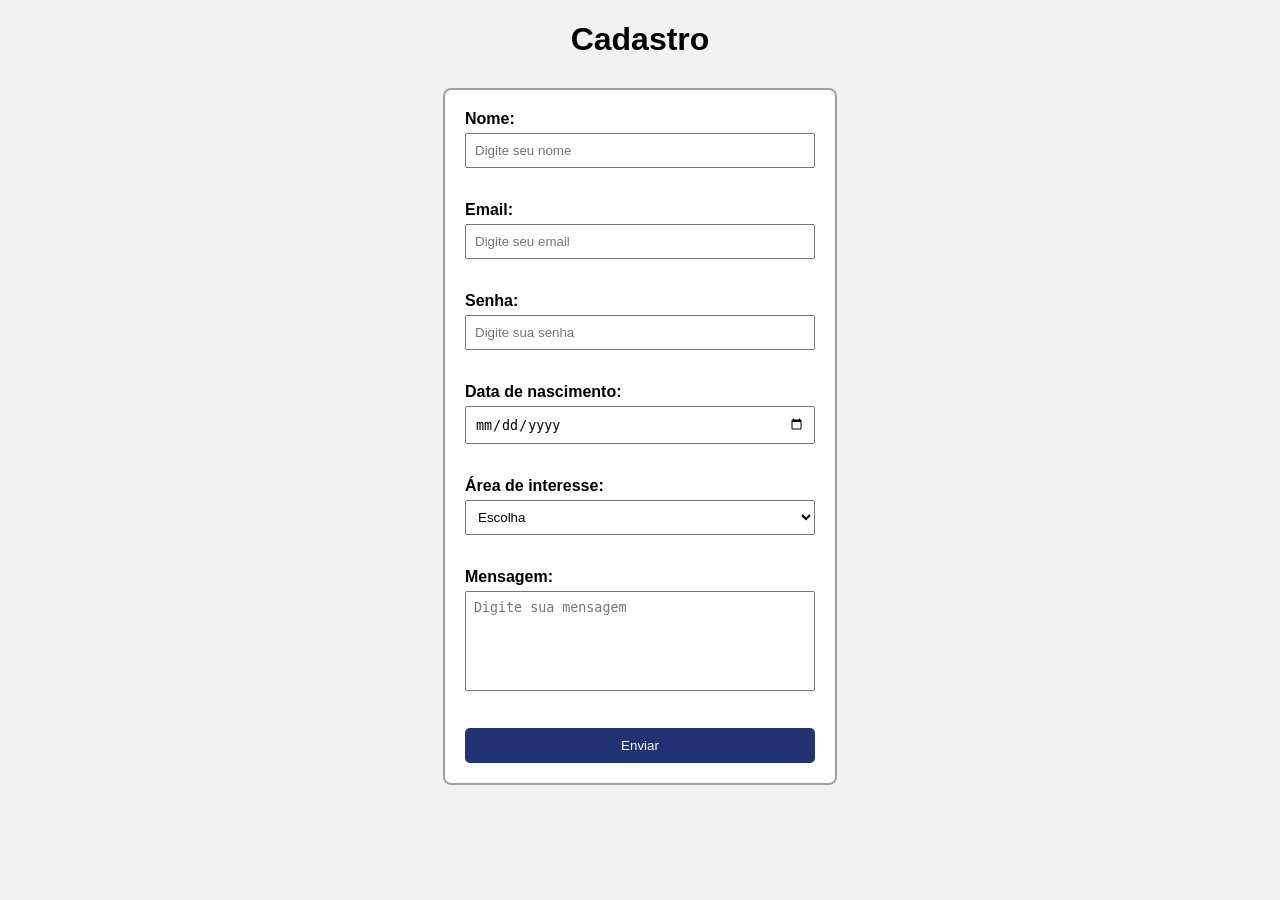
<file: Formulario/index.html>
<!DOCTYPE html>
<html lang="pt-BR">

<head>
    <meta charset="UTF-8">
    <title>Formulário</title>
    <link rel="stylesheet" href="style.css">
</head>

<body>

    <h1>Cadastro</h1>

    <form id="formulario">

        <label for="nome">Nome:</label><br>
        <input
            type="text"
            id="nome"
            placeholder="Digite seu nome"
            maxlength="50"
            autocomplete="name"
            required>

        <br><br>

        <label for="email">Email:</label><br>
        <input
            type="email"
            id="email"
            placeholder="Digite seu email"
            autocomplete="email"
            required>

        <br><br>

        <label for="senha">Senha:</label><br>
        <input
            type="password"
            id="senha"
            placeholder="Digite sua senha"
            maxlength="20"
            autocomplete="new-password"
            required>

        <br><br>

        <label for="data">Data de nascimento:</label><br>
        <input
            type="date"
            id="data"
            required>

        <br><br>

        <label for="area">Área de interesse:</label><br>

        <select id="area" required>
            <option value="">Escolha</option>
            <option>Front-End</option>
            <option>Back-End</option>
            <option>Banco de Dados</option>
        </select>

        <br><br>

        <label for="mensagem">Mensagem:</label><br>

        <textarea
            id="mensagem"
            placeholder="Digite sua mensagem"
            maxlength="200"
            required></textarea>

        <br><br>

        <button type="submit">Enviar</button>

    </form>

    <script src="script.js"></script>

</body>

</html>
</file>
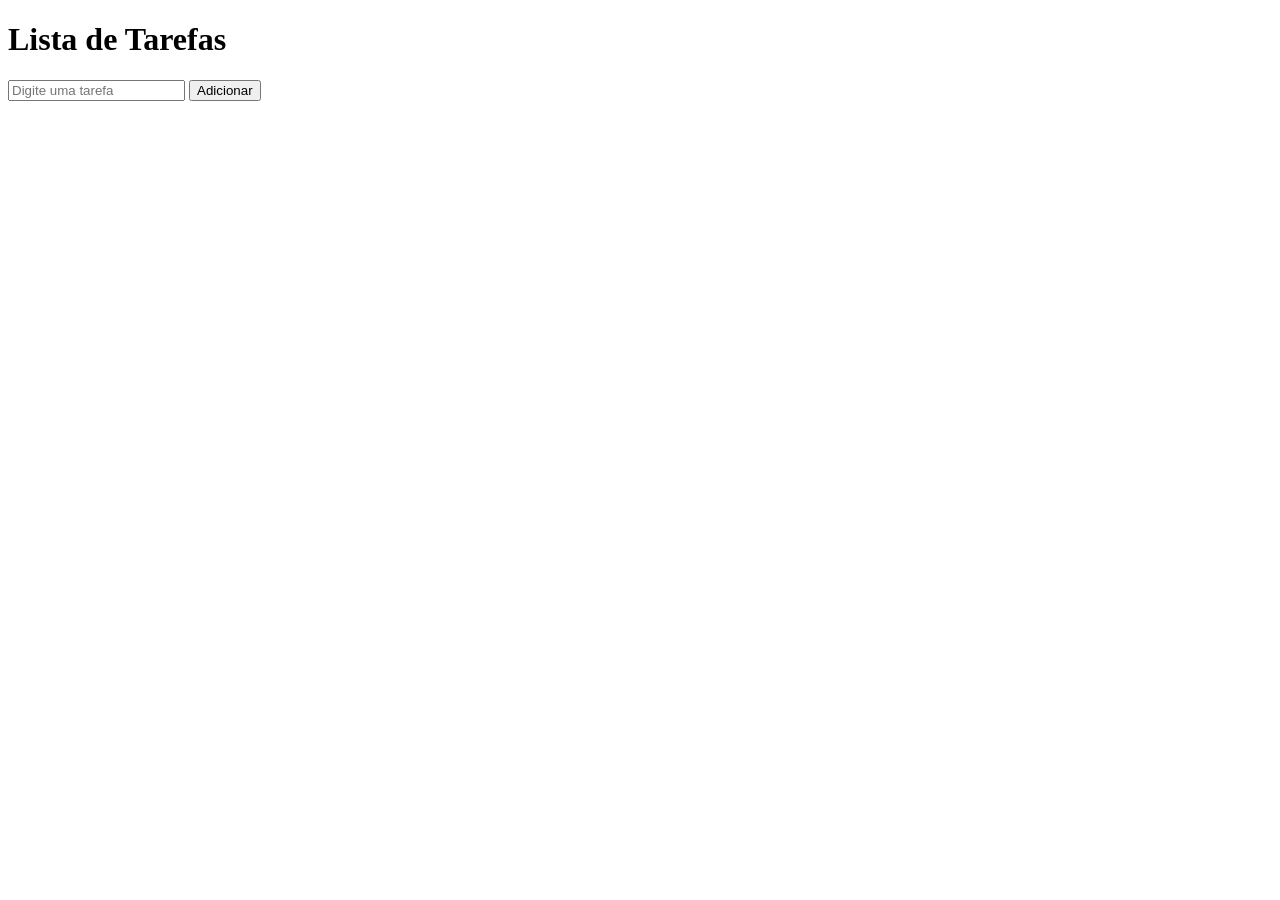
<file: Lista de Tarefas/index.html>
<!DOCTYPE html>
<html lang="pt-BR">
<head>
    <meta charset="UTF-8">
    <title>Lista de Tarefas</title>
</head>
<body>

    <h1>Lista de Tarefas</h1>

    <input type="text" id="tarefa" placeholder="Digite uma tarefa">
    <button onclick="adicionarTarefa()">Adicionar</button>

    <ul id="lista"></ul>

    <script src="lista.js"></script>

</body>
</html>
</file>
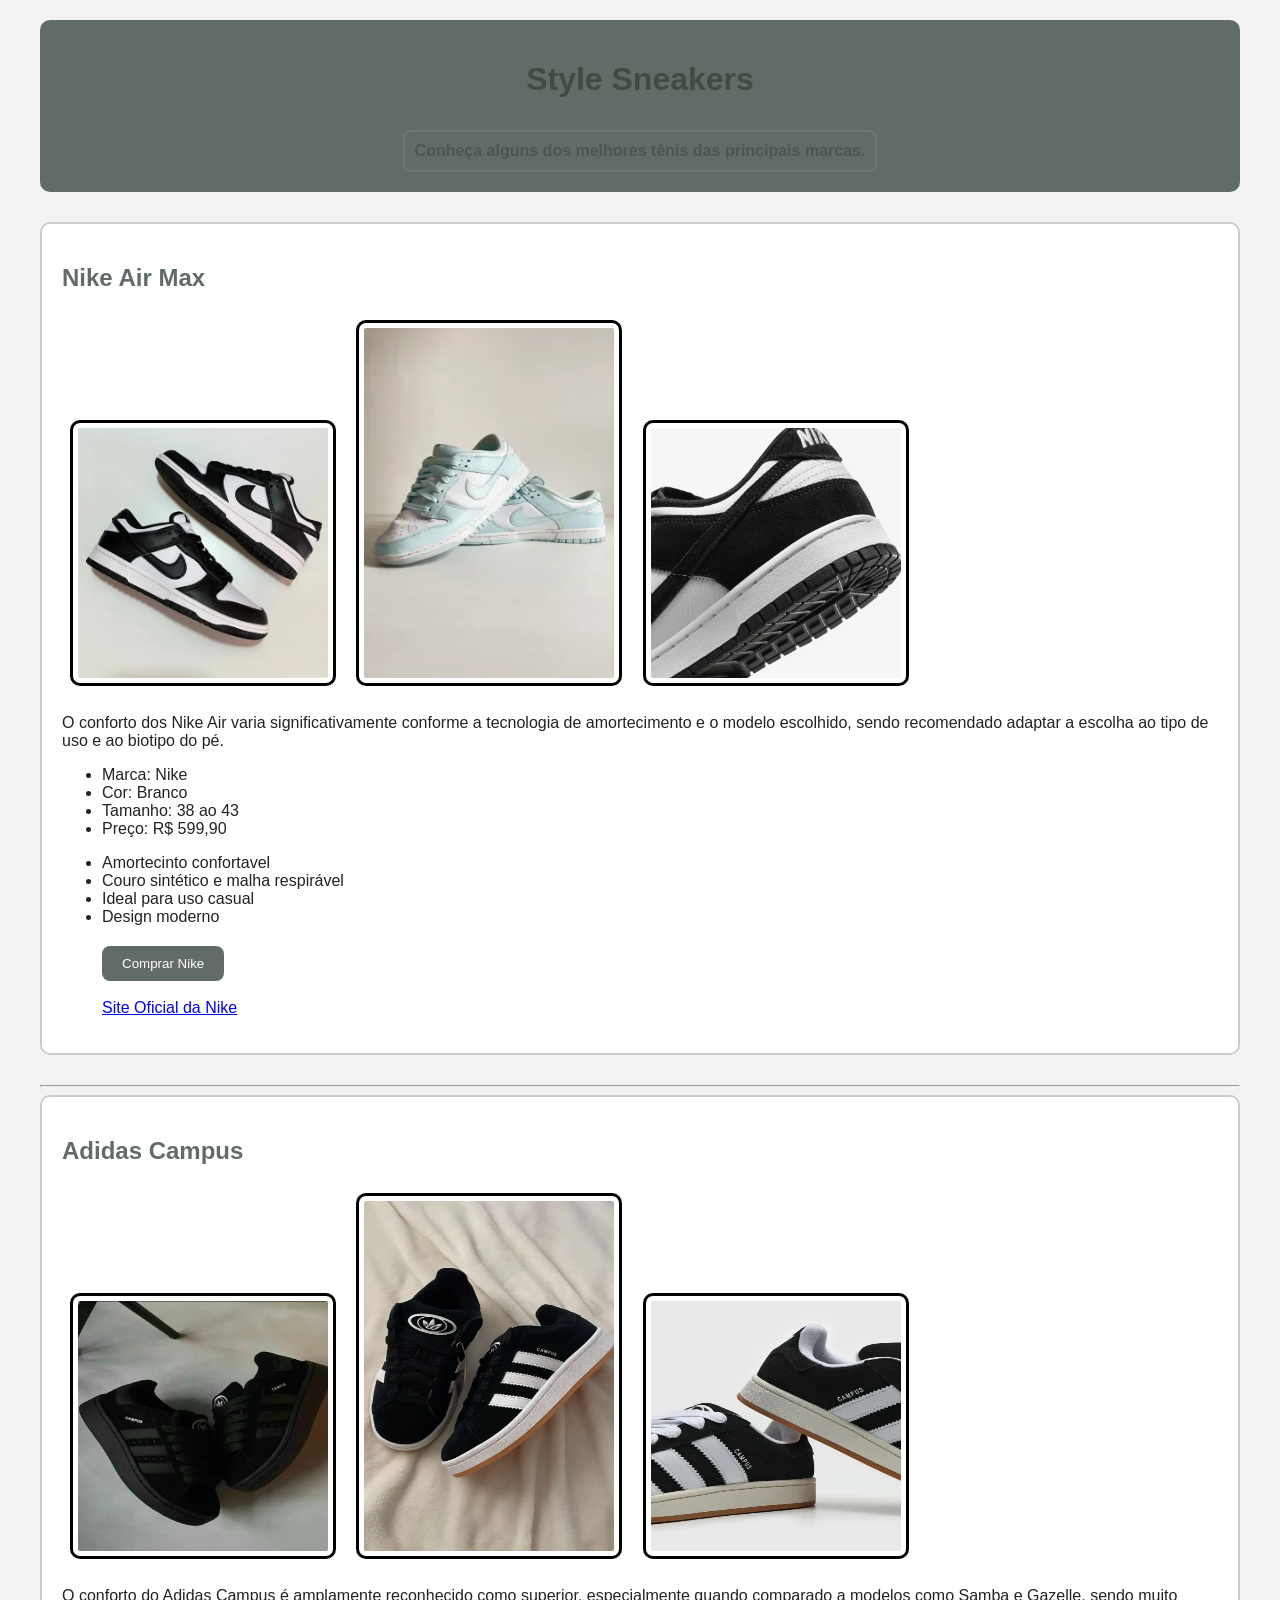
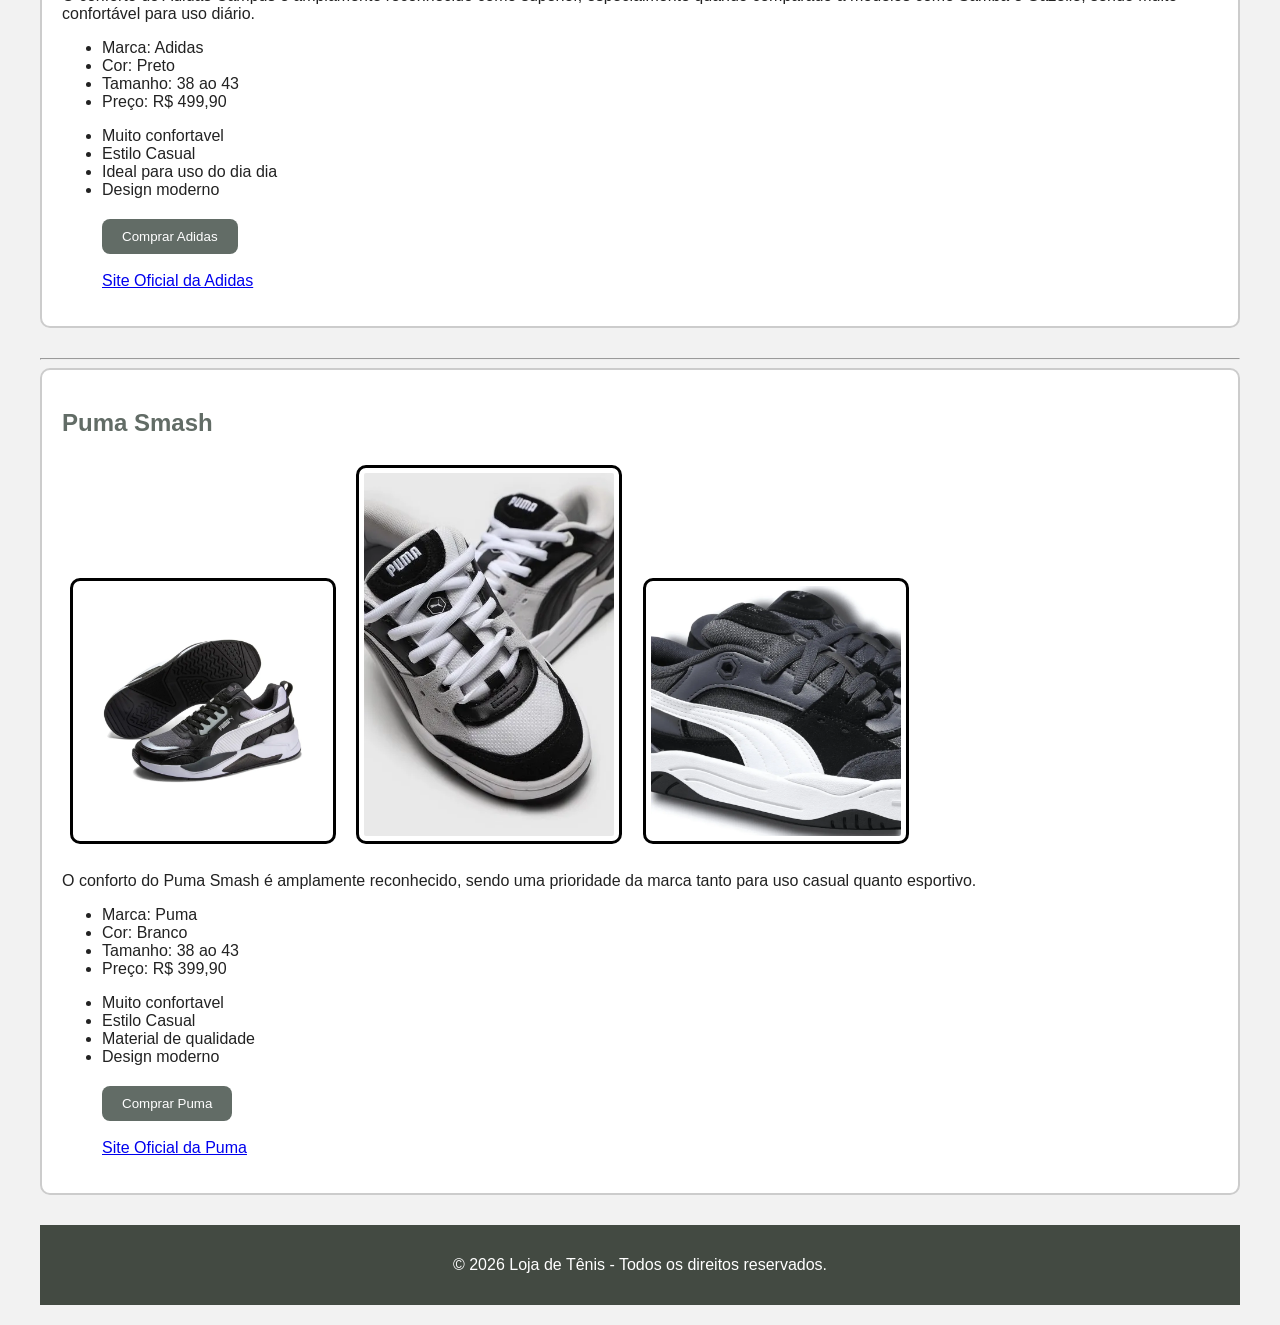
<file: Loja de Tenis/index.html>
<!DOCTYPE html>
<html lang="pt-BR">

<head>
    <meta charset="UTF-8">
    <title>Style Sneakers</title>
    <link rel="stylesheet" href="style.css">
</head>

<body>

    <header id="topo">
        <h1>Style Sneakers</h1>

        <strong class="destaque">
            Conheça alguns dos melhores tênis das principais marcas.
        </strong>
    </header>

    <main>

        <div  class="produto">

            <h2>Nike Air Max</h2>

            <img src="nike.jpg" alt="Tênis Nike" width="250">
            <img src="nike11.jpg" alt="Tênis Nike" width="250" height="350">
            <img src="nike2.jpg" alt="Tênis Nike" width="250" height="250">

            <p>
                O conforto dos Nike Air varia significativamente conforme a tecnologia de amortecimento e o modelo escolhido, sendo recomendado adaptar a escolha ao tipo de uso e ao biotipo do pé.
            </p>

            <ul>
                <li>Marca: Nike</li>
                <li>Cor: Branco</li>
                <li>Tamanho: 38 ao 43</li>
                <li>Preço: R$ 599,90</li>
            </ul>
            <ul>
                <li> Amortecinto confortavel</li>
                <li> Couro sintético e malha respirável</li>
                <li> Ideal para uso casual </li>
                <li> Design moderno </li>

            <a href="https://www.nike.com/br" target="_blank">
                <button>Comprar Nike</button>
            </a>

            <br><br>

            <a href="https://www.nike.com/br" target="_blank">
                Site Oficial da Nike
            </a>

        </div >

        <hr>

        <div  class="produto">

            <h2>Adidas Campus</h2>

            <img src="adidas.jpg" alt="Tênis Adidas" width="250" height="250">
            <img src="adida.jpg" alt="Tênis Adidas" width="250" height="350">
            <img src="adid.jpg" alt="Tênis Adidas" width="250" height="250">

            <p>
                O conforto do Adidas Campus é amplamente reconhecido como superior, especialmente quando comparado a modelos como Samba e Gazelle, sendo muito confortável para uso diário.
            </p>

            <ul>
                <li>Marca: Adidas</li>
                <li>Cor: Preto</li>
                <li>Tamanho: 38 ao 43</li>
                <li>Preço: R$ 499,90</li>
            </ul>
            <ul>
                <li> Muito confortavel</li>
                <li> Estilo Casual</li>
                <li> Ideal para uso do dia dia </li>
                <li> Design moderno </li>
            <a href="https://www.adidas.com.br" target="_blank">
                <button>Comprar Adidas</button>
            </a>

            <br><br>

            <a href="https://www.adidas.com.br" target="_blank">
                Site Oficial da Adidas
            </a>

        </div >

        <hr>

        <div  class="produto">

            <h2>Puma Smash</h2>

            <img src="puma.jpg" alt="Tênis Puma" width="250">
            <img src="puma2.jpg" alt="Tênis Puma" width="250">
            <img src="puma1.jpg" alt="Tênis Puma" width="250" height="250">

            <p>
                O conforto do Puma Smash é amplamente reconhecido, sendo uma prioridade da marca tanto para uso casual quanto esportivo.
            </p>

            <ul>
                <li>Marca: Puma</li>
                <li>Cor: Branco</li>
                <li>Tamanho: 38 ao 43</li>
                <li>Preço: R$ 399,90</li>
            </ul>
            <ul>
                <li> Muito confortavel</li>
                <li> Estilo Casual</li>
                <li> Material de qualidade </li>
                <li> Design moderno </li>  

            <a
             href="https://br.puma.com" target="_blank">
                <button>Comprar Puma</button>
            </a>

            <br><br>

            <a href="https://br.puma.com" target="_blank">
                Site Oficial da Puma
            </a>

        </div >

    </main>

    <footer>
        <p>&copy; 2026 Loja de Tênis - Todos os direitos reservados.</p>
    </footer>

</body>

</html>
</file>
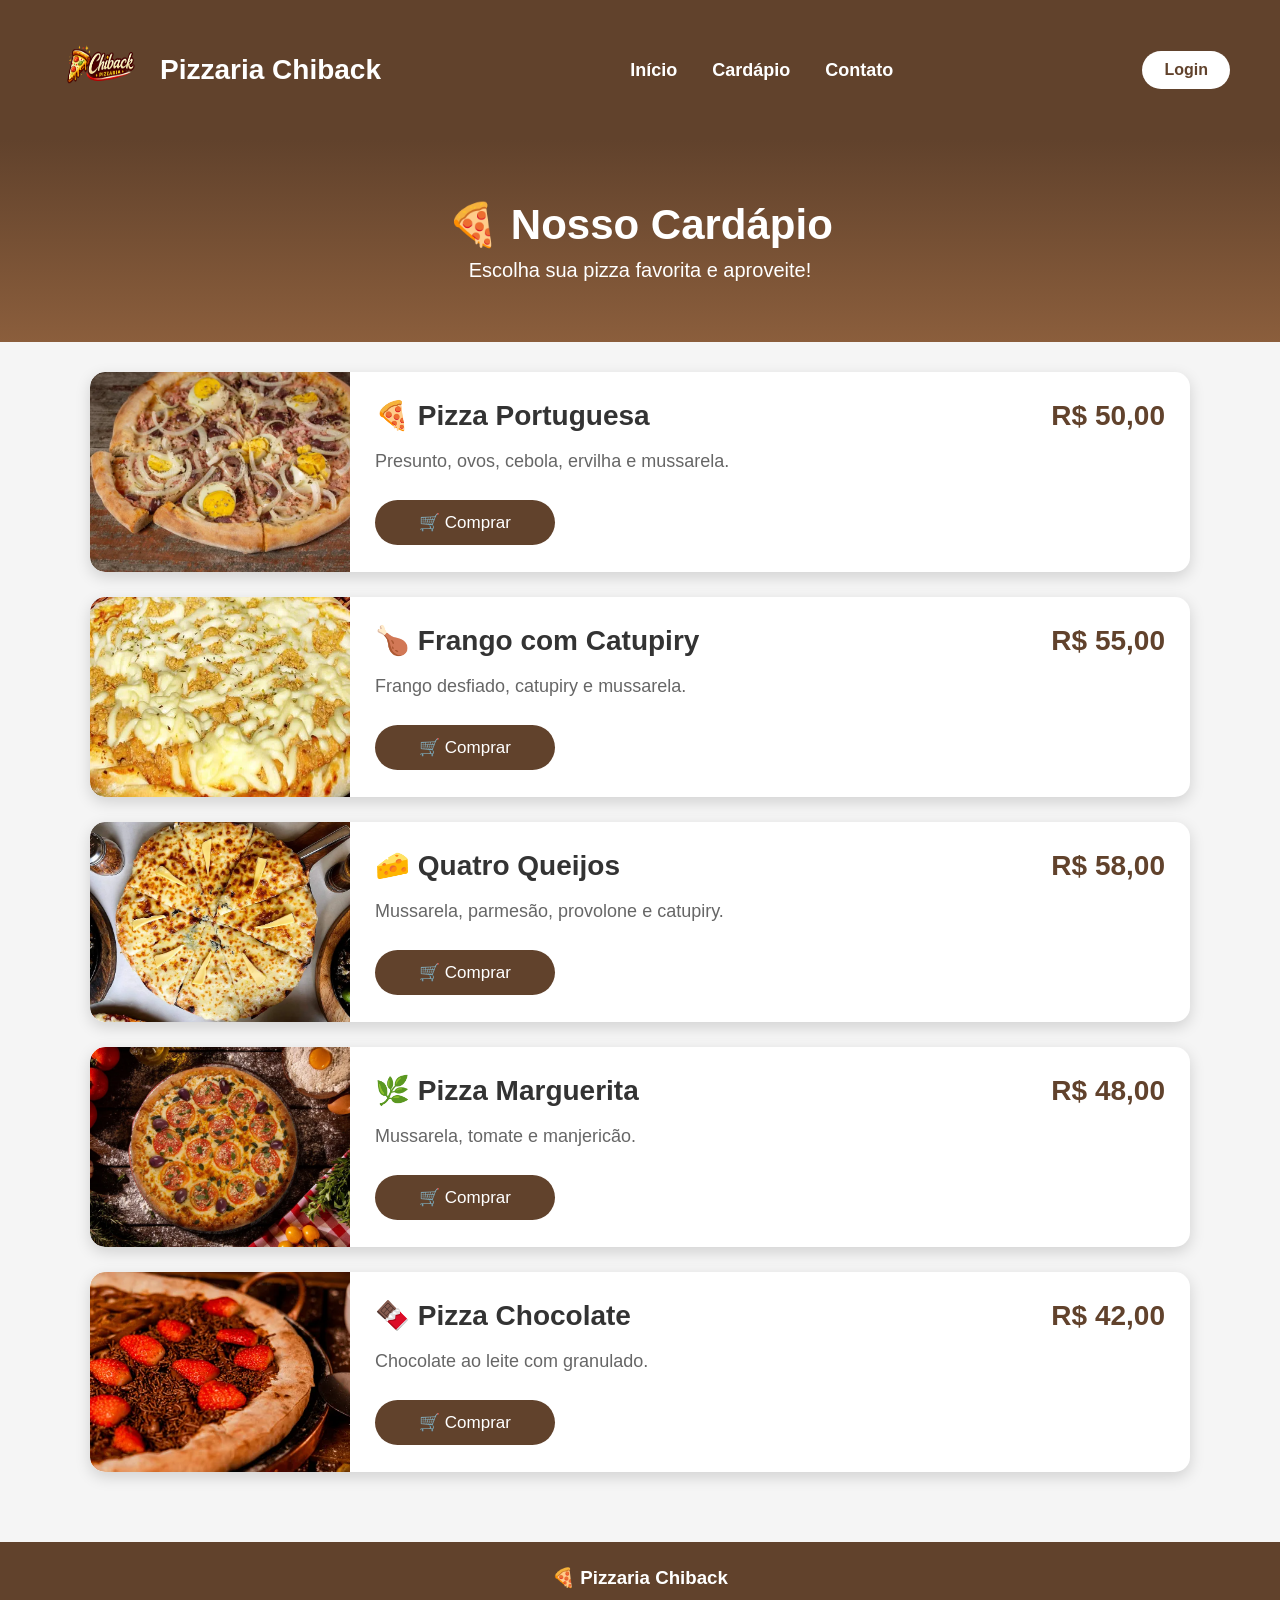
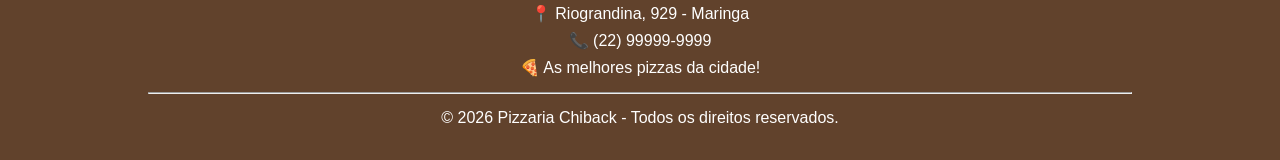
<file: Pizzaria Chiback/index.html>
<!DOCTYPE html>
<html lang="pt-BR">
<head>
    <meta charset="UTF-8">
    <meta name="viewport" content="width=device-width, initial-scale=1.0">
    <title>Pizzaria Chiback</title>

    <link rel="stylesheet" href="style.css">
</head>
<body>

    <header>

        <div class="logo">
            <img src="imagens/logo.png" alt="Logo da Pizzaria Chiback" width="100" height="100">
            <h1>Pizzaria Chiback</h1>
        </div>

        <nav>
            <a href="#">Início</a>
            <a href="#">Cardápio</a>
            <a href="#">Contato</a>
        </nav>

        <button class="login">Login</button>

    </header>

    <section class="banner">
        <h2>🍕 Nosso Cardápio</h2>
        <p>Escolha sua pizza favorita e aproveite!</p>
    </section>

    <section class="cardapio">

        <div class="produto">
            <img src="imagens/portuguesa.png" alt="Pizza Portuguesa">

            <div class="info">
                <div class="titulo">
                    <h2>🍕 Pizza Portuguesa</h2>
                    <span>R$ 50,00</span>
                </div>

                <p>Presunto, ovos, cebola, ervilha e mussarela.</p>

                <button>🛒 Comprar</button>
            </div>
        </div>

        <div class="produto">
            <img src="imagens/frango.png" alt="Frango com Catupiry">

            <div class="info">
                <div class="titulo">
                    <h2>🍗 Frango com Catupiry</h2>
                    <span>R$ 55,00</span>
                </div>

                <p>Frango desfiado, catupiry e mussarela.</p>

                <button>🛒 Comprar</button>
            </div>
        </div>

        <div class="produto">
            <img src="imagens/queijos.png" alt="Quatro Queijos">

            <div class="info">
                <div class="titulo">
                    <h2>🧀 Quatro Queijos</h2>
                    <span>R$ 58,00</span>
                </div>

                <p>Mussarela, parmesão, provolone e catupiry.</p>

                <button>🛒 Comprar</button>
            </div>
        </div>

        <div class="produto">
            <img src="imagens/marguerita.png" alt="Pizza Marguerita">

            <div class="info">
                <div class="titulo">
                    <h2>🌿 Pizza Marguerita</h2>
                    <span>R$ 48,00</span>
                </div>

                <p>Mussarela, tomate e manjericão.</p>

                <button>🛒 Comprar</button>
            </div>
        </div>

        <div class="produto">
            <img src="imagens/chocolate.png" alt="Pizza Chocolate">

            <div class="info">
                <div class="titulo">
                    <h2>🍫 Pizza Chocolate</h2>
                    <span>R$ 42,00</span>
                </div>

                <p>Chocolate ao leite com granulado.</p>

                <button>🛒 Comprar</button>
            </div>
        </div>

    </section>

    <footer>

        <h3>🍕 Pizzaria Chiback</h3>

        <p>📍 Riograndina, 929 - Maringa</p>

        <p>📞 (22) 99999-9999</p>

        <p>🍕 As melhores pizzas da cidade!</p>

        <hr>

        <p>&copy; 2026 Pizzaria Chiback - Todos os direitos reservados.</p>

    </footer>

</body>
</html>
</file>
<file: Formulario/style.css>
body {
    font-family: Arial, sans-serif;
    background-color: #f2f2f2;
}

h1 {
    text-align: center;
}

form {
    width: 350px;
    margin: 30px auto;
    padding: 20px;
    background-color: white;
    border: 2px solid #a0a0a0;
    border-radius: 8px;
   
}

label {
    font-weight: bold;
}

input,
select,
textarea {
    width: 100%;
    padding: 8px;
    margin-top: 5px;
    margin-bottom: 15px;
    box-sizing: border-box;
}

textarea {
    height: 100px;
    resize: none;
}

button {
    width: 100%;
    padding: 10px;
    background-color: #213370;
    color: white;
    border: none;
    border-radius: 5px;
    cursor: pointer;
}

button:hover {
    background-color: #105383;
}
</file>
<file: Loja de Tenis/style.css>
body {
    background-color: #f2f2f2;
    color: #222;
    font-family: Arial, sans-serif;
    margin: 20px auto;
    max-width: 1200px;
    min-height: 320px;
}

#topo {
    background-color: #626C66;
    padding: 20px;
    color: #4d5550; 
    border-radius: 10px;
    text-align: center;
    margin-bottom: 30px;
}

h1 {
    color: #434A42;
}

h2 {
    color: #626C66;
}

.produto {
    background-color: white;
    border: 2px solid #ccc;
    border-radius: 10px;
    padding: 20px;
    margin-bottom: 30px;
}

img {
    border: 3px solid black;
    border-radius: 10px;
    padding: 5px;
    margin: 8px;
}

button {
    background-color: #626C66;
    color: white;
    padding: 10px 20px;
    border: none;
    border-radius: 8px;
    transition: 0.4s;
    margin-top: 20px;
}

button:hover {
    background-color: #434A42;
    cursor: pointer;
}

.destaque {
    background-color: #626C66;
    border: 2px solid #6f7772;
    border-radius: 8px;
    padding: 10px;
    display: inline-block;
    margin-top: 10px;
}

footer {
    text-align: center;
    margin-top: 30px;
    padding: 15px;
    background-color: #434A42;
    color: #fff;
}
</file>
<file: Pizzaria Chiback/style.css>
*{
    margin: 0;
    padding: 0;
    box-sizing: border-box;
    font-family: Arial, Helvetica, sans-serif;
}

body{
    background: #f5f5f5;
}

/* Cabeçalho */

header{
    background: #61422c;
    color: white;
    display: flex;
    justify-content: space-between;
    align-items: center;
    padding: 20px 50px;
    box-shadow: 0 2px 10px rgba(0,0,0,.2);
}

.logo{
    display: flex;
    align-items: center;
    gap: 10px;
}

.logo h1{
    font-size: 28px;
}

nav{
    display: flex;
    gap: 35px;
}

nav a{
    color: white;
    text-decoration: none;
    font-size: 18px;
    font-weight: bold;
    transition: 0.3s;
}

nav a:hover{
    color: #ffd39b;
}

/* Botão Login */

.login{
    padding: 10px 22px;
    background: white;
    color: #61422c;
    border: none;
    border-radius: 30px;
    font-size: 16px;
    font-weight: bold;
    cursor: pointer;
    transition: 0.3s;
}

.login:hover{
    background: #ffd39b;
    transform: scale(1.05);
}

/* Banner */

.banner{
    background: linear-gradient(#61422c, #8b5e3c);
    color: white;
    text-align: center;
    padding: 60px 20px;
    margin-bottom: 30px;
}

.banner h2{
    font-size: 42px;
    margin-bottom: 10px;
}

.banner p{
    font-size: 20px;
}

/* Cardápio */

.cardapio{
    width: 90%;
    max-width: 1100px;
    margin: auto;
    display: flex;
    flex-direction: column;
    gap: 25px;
    padding-bottom: 40px;
}

/* Produtos */

.produto{
    display: flex;
    align-items: center;
    background: white;
    border-radius: 15px;
    overflow: hidden;
    box-shadow: 0 5px 15px rgba(0,0,0,.15);
    transition: .3s;
    animation: aparecer .8s;
}

.produto:hover{
    transform: translateY(-5px);
    box-shadow: 0 10px 20px rgba(0,0,0,.25);
}

.produto img{
    width: 260px;
    height: 200px;
    object-fit: cover;
    border-radius: 15px 0 0 15px;
}

.info{
    flex: 1;
    padding: 25px;
}

.titulo{
    display: flex;
    justify-content: space-between;
    align-items: center;
    margin-bottom: 15px;
}

.titulo h2{
    font-size: 28px;
    color: #333;
}

.titulo span{
    font-size: 28px;
    color: #61422c;
    font-weight: bold;
}

.info p{
    color: #666;
    font-size: 18px;
    line-height: 28px;
    margin-bottom: 25px;
}

.info button{
    width: 180px;
    padding: 12px;
    border: none;
    background: #61422c;
    color: white;
    font-size: 17px;
    border-radius: 30px;
    cursor: pointer;
    transition: .3s;
}

.info button:hover{
    background: #8b5e3c;
    transform: scale(1.05);
}

/* Rodapé */

footer{
    text-align: center;
    background: #61422c;
    color: white;
    padding: 25px;
    margin-top: 30px;
}

footer h3{
    margin-bottom: 15px;
}

footer p{
    margin: 8px 0;
}

footer hr{
    margin: 15px auto;
    width: 80%;
}

/* Responsivo */

@media(max-width:768px){

    header{
        flex-direction: column;
        gap: 15px;
    }

    nav{
        flex-direction: column;
        align-items: center;
        gap: 15px;
    }

    .produto{
        flex-direction: column;
    }

    .produto img{
        width: 100%;
        height: 220px;
        border-radius: 0;
    }

    .titulo{
        flex-direction: column;
        text-align: center;
        gap: 10px;
    }

    .info button{
        width: 100%;
    }

}
</file>
